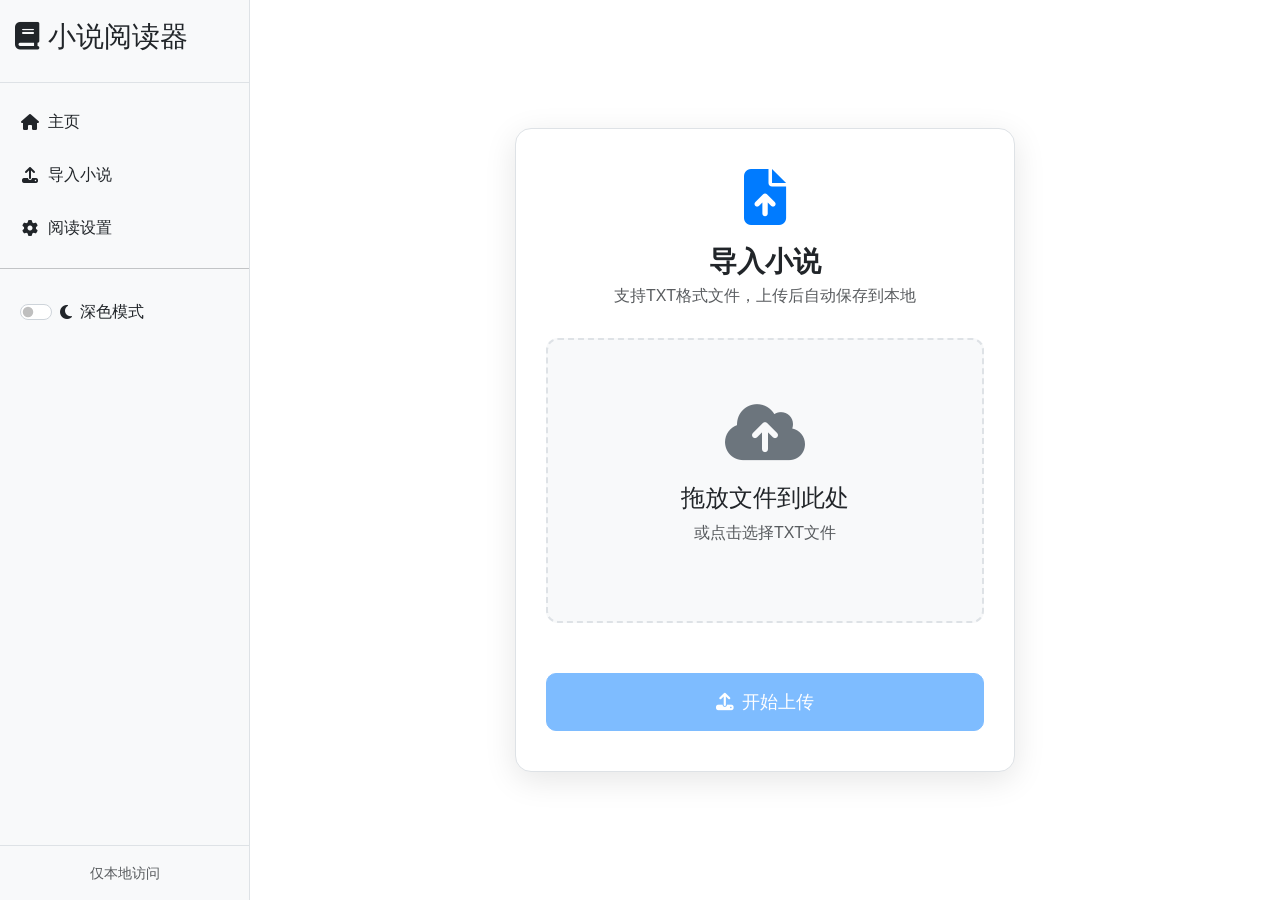
<file: src/main/resources/static/import.html>
<!DOCTYPE html>
<html lang="zh-CN">
<head>
    <meta charset="UTF-8">
    <meta name="viewport" content="width=device-width, initial-scale=1.0">
    <title>导入小说 - 本地小说阅读器</title>

    <!-- Bootstrap 5 CSS -->
    <link href="https://cdn.jsdelivr.net/npm/bootstrap@5.3.0/dist/css/bootstrap.min.css" rel="stylesheet">

    <!-- 自定义CSS -->
    <link rel="stylesheet" href="css/main.css">
    <link rel="stylesheet" href="css/themes.css">

    <!-- Font Awesome 图标 -->
    <link rel="stylesheet" href="https://cdnjs.cloudflare.com/ajax/libs/font-awesome/6.4.0/css/all.min.css">

    <!-- 导入页面专用CSS -->
    <style>
        .import-container {
            max-width: 600px;
            margin: 0 auto;
            padding: 40px 20px;
            height: calc(100vh - 40px);
            display: flex;
            flex-direction: column;
            justify-content: center;
            align-items: center;
        }

        .import-card {
            background-color: var(--card-bg);
            border: 1px solid var(--card-border);
            border-radius: 16px;
            padding: 40px 30px;
            box-shadow: 0 8px 32px rgba(0, 0, 0, 0.1);
            width: 100%;
            max-width: 500px;
        }

        .import-header {
            text-align: center;
            margin-bottom: 30px;
        }

        .import-header i {
            font-size: 3.5rem;
            color: var(--primary-color);
            margin-bottom: 20px;
        }

        .upload-area {
            border: 2px dashed var(--card-border);
            border-radius: 12px;
            padding: 60px 20px;
            text-align: center;
            cursor: pointer;
            transition: all 0.3s ease;
            margin-bottom: 30px;
            background-color: var(--sidebar-bg);
            position: relative;
            overflow: hidden;
        }

        .upload-area:hover {
            border-color: var(--primary-color);
            background-color: var(--sidebar-hover);
            transform: translateY(-2px);
        }

        .upload-area i {
            font-size: 4rem;
            color: var(--text-color-muted);
            margin-bottom: 20px;
            transition: all 0.3s ease;
        }

        .upload-area:hover i {
            color: var(--primary-color);
            transform: scale(1.1);
        }

        .selected-file {
            margin-top: 20px;
            padding: 20px;
            border: 1px solid var(--card-border);
            border-radius: 10px;
            background-color: var(--sidebar-bg);
            animation: fadeIn 0.3s ease-out;
        }

        .selected-file h6 {
            margin-bottom: 10px;
            font-size: 0.9rem;
            color: var(--text-color-muted);
            text-transform: uppercase;
            letter-spacing: 0.5px;
        }

        .upload-btn {
            width: 100%;
            padding: 15px;
            font-size: 1.1rem;
            margin-top: 20px;
            border-radius: 10px;
            font-weight: 500;
        }

        .upload-btn:disabled {
            opacity: 0.5;
            cursor: not-allowed;
            transform: none !important;
        }

        .upload-btn:hover:not(:disabled) {
            transform: translateY(-2px);
            box-shadow: 0 6px 20px rgba(var(--primary-color-rgb), 0.2);
        }

        .spinner-border {
            vertical-align: middle;
            margin-right: 10px;
        }

        .progress-indicator {
            text-align: center;
            margin-top: 20px;
            animation: fadeIn 0.3s ease-out;
        }

        .upload-progress {
            height: 8px;
            margin: 20px 0;
            border-radius: 4px;
            overflow: hidden;
            background-color: var(--bg-color-tertiary);
        }

        .progress-bar-striped {
            background-image: linear-gradient(
                    45deg,
                    rgba(255, 255, 255, 0.15) 25%,
                    transparent 25%,
                    transparent 50%,
                    rgba(255, 255, 255, 0.15) 50%,
                    rgba(255, 255, 255, 0.15) 75%,
                    transparent 75%,
                    transparent
            );
            background-size: 1rem 1rem;
        }

        .alert {
            margin-top: 20px;
            border-radius: 10px;
            border: none;
            padding: 15px 20px;
            animation: fadeIn 0.3s ease-out;
        }

        .btn-container {
            display: flex;
            gap: 15px;
            margin-top: 30px;
            animation: fadeIn 0.3s ease-out;
        }

        .btn-container button {
            flex: 1;
            padding: 12px;
            border-radius: 10px;
            font-weight: 500;
        }

        .btn-container button:hover {
            transform: translateY(-2px);
            box-shadow: 0 4px 15px rgba(0, 0, 0, 0.1);
        }

        /* 上传成功动画 */
        @keyframes successPulse {
            0% { transform: scale(1); }
            50% { transform: scale(1.05); }
            100% { transform: scale(1); }
        }

        .upload-success {
            animation: successPulse 2s ease-in-out infinite;
        }
    </style>
    <!-- 防止主题闪烁的内联脚本 -->
    <script>
        // 立即执行，在CSS加载前设置主题
        (function() {
            try {
                // 从localStorage获取保存的主题
                const savedTheme = localStorage.getItem('theme');
                const htmlElement = document.documentElement;

                // 设置主题（默认为浅色）
                if (savedTheme === 'dark') {
                    htmlElement.setAttribute('data-theme', 'dark');
                    htmlElement.style.colorScheme = 'dark';
                } else {
                    htmlElement.setAttribute('data-theme', 'light');
                    htmlElement.style.colorScheme = 'light';
                }

                // 添加一个类名，表示主题已加载
                htmlElement.classList.add('theme-loaded');
            } catch (error) {
                console.error('主题初始化失败:', error);
            }
        })();
    </script>
</head>
<body>

<!-- 侧边导航栏 -->
<nav id="sidebar" class="sidebar">
    <div class="sidebar-header">
        <h3><i class="fas fa-book me-2"></i>小说阅读器</h3>
    </div>

    <ul class="sidebar-nav">
        <li class="nav-item">
            <a href="index.html" class="nav-link">
                <i class="fas fa-home me-2"></i>主页
            </a>
        </li>
        <li class="nav-item active">
            <a href="import.html" class="nav-link">
                <i class="fas fa-upload me-2"></i>导入小说
            </a>
        </li>
        <li class="nav-item">
            <a href="settings.html" class="nav-link">
                <i class="fas fa-cog me-2"></i>阅读设置
            </a>
        </li>

        <hr class="sidebar-divider">

        <!-- 主题切换 -->
        <li class="nav-item theme-toggle-container">
            <div class="form-check form-switch">
                <input class="form-check-input" type="checkbox" id="themeToggle">
                <label class="form-check-label" for="themeToggle">
                    <i class="fas fa-moon me-2"></i>深色模式
                </label>
            </div>
        </li>
    </ul>

    <div class="sidebar-footer">
        <small class="text-muted">仅本地访问</small>
    </div>
</nav>

<!-- 主内容区域 -->
<main id="mainContent" class="main-content">
    <div class="import-container">
        <div class="import-card">
            <div class="import-header">
                <i class="fas fa-file-upload"></i>
                <h1 class="page-title">导入小说</h1>
                <p class="text-muted">支持TXT格式文件，上传后自动保存到本地</p>
            </div>

            <!-- 文件上传区域 -->
            <div class="upload-area" id="uploadArea">
                <i class="fas fa-cloud-upload-alt"></i>
                <h4>拖放文件到此处</h4>
                <p class="text-muted">或点击选择TXT文件</p>
                <input type="file" id="fileInput" accept=".txt" style="display: none;">
            </div>

            <!-- 已选择文件信息 -->
            <div id="selectedFileInfo" class="selected-file" style="display: none;">
                <h6>已选择文件：</h6>
                <p id="fileName" class="mb-1"></p>
                <p id="fileSize" class="text-muted mb-0"></p>
            </div>

            <!-- 上传按钮 -->
            <button id="uploadBtn" class="btn btn-primary upload-btn" disabled>
                <i class="fas fa-upload me-2"></i>开始上传
            </button>

            <!-- 进度指示器 -->
            <div id="progressIndicator" class="progress-indicator" style="display: none;">
                <div class="progress upload-progress">
                    <div id="progressBar" class="progress-bar progress-bar-striped progress-bar-animated"
                         role="progressbar" style="width: 0%"></div>
                </div>
                <p id="progressText" class="mb-0">正在上传文件...</p>
            </div>

            <!-- 错误信息 -->
            <div id="errorAlert" class="alert alert-danger" style="display: none;" role="alert">
                <i class="fas fa-exclamation-circle me-2"></i>
                <span id="errorMessage"></span>
            </div>

            <!-- 按钮容器（上传成功或失败时显示） -->
            <div id="actionButtons" class="btn-container" style="display: none;">
                <button id="viewNovelBtn" class="btn btn-primary">
                    <i class="fas fa-book-open me-2"></i>查看小说
                </button>
                <button id="importAnotherBtn" class="btn btn-outline-primary">
                    <i class="fas fa-plus me-2"></i>继续导入
                </button>
            </div>
        </div>
    </div>
</main>

<!-- Bootstrap 5 JS -->
<script src="https://cdn.jsdelivr.net/npm/bootstrap@5.3.0/dist/js/bootstrap.bundle.min.js"></script>

<!-- 共享JS -->
<script src="js/storage.js"></script>
<script src="js/theme.js"></script>

<!-- 导入页面专用JS -->
<script src="js/import.js"></script>
</body>
</html>
</file>
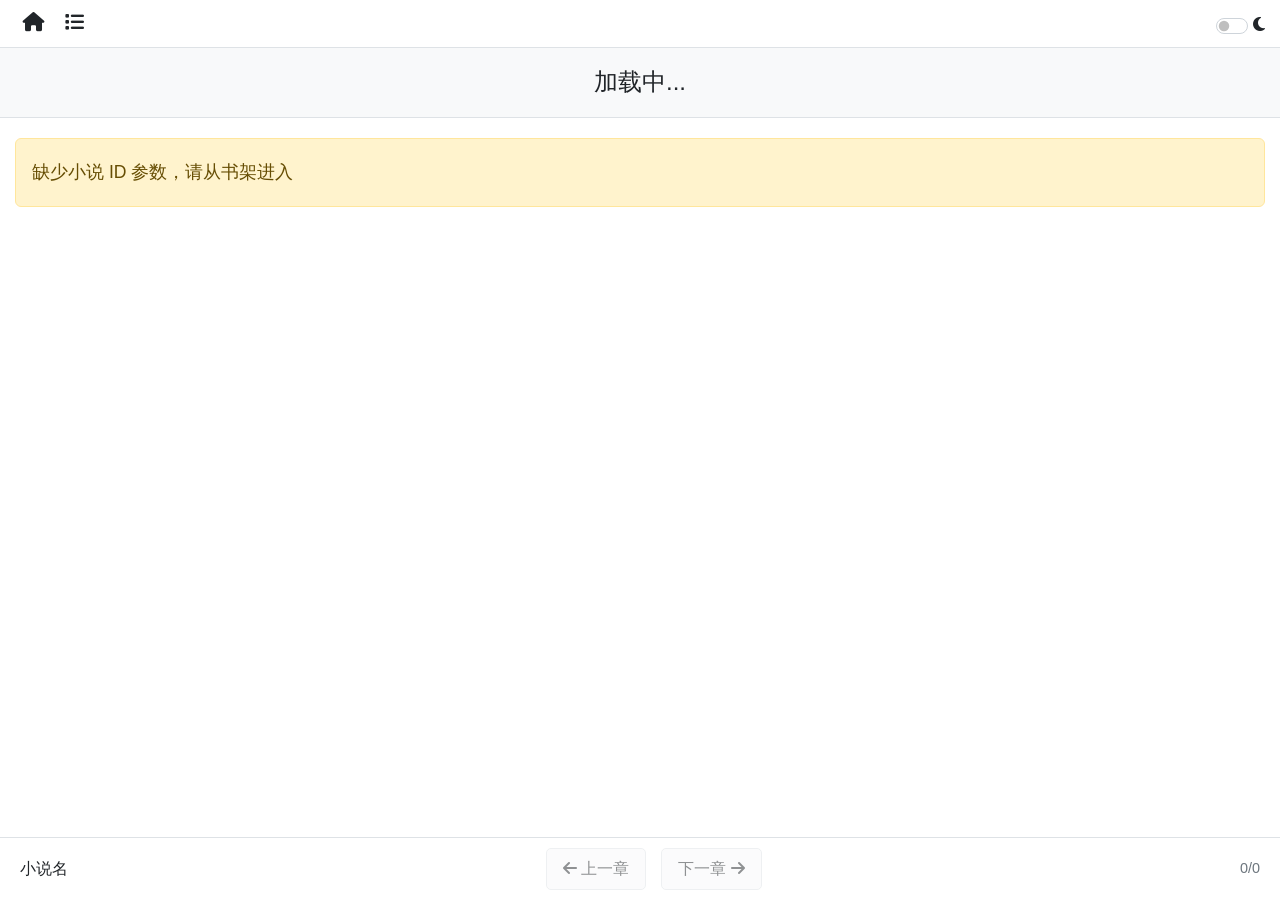
<file: src/main/resources/static/reading.html>
<!DOCTYPE html>
<html lang="zh-CN">
<head>
    <meta charset="UTF-8">
    <meta name="viewport" content="width=device-width, initial-scale=1.0">
    <title>阅读 - 本地小说阅读器</title>
    <link href="https://cdn.jsdelivr.net/npm/bootstrap@5.3.0/dist/css/bootstrap.min.css" rel="stylesheet">
    <link rel="stylesheet" href="css/main.css">
    <link rel="stylesheet" href="css/themes.css">
    <link rel="stylesheet" href="https://cdnjs.cloudflare.com/ajax/libs/font-awesome/6.4.0/css/all.min.css">
    <style>
        /* 防止主题闪烁 */
        <script>
        (function() {
        try {
            const savedTheme = localStorage.getItem('theme');
            const html = document.documentElement;
            if (savedTheme === 'dark') {
            html.setAttribute('data-theme', 'dark');
            html.style.colorScheme = 'dark';
        } else {
              html.setAttribute('data-theme', 'light');
              html.style.colorScheme = 'light';
          }
            html.classList.add('theme-loaded');
        } catch (e) {}
        })();
        </script>

          body {
              margin: 0;
              padding: 0;
              overflow: hidden;
              height: 100vh;
              font-family: 'SimSun', '宋体', serif;
          }
        .reader-container {
            height: 100vh;
            display: flex;
            flex-direction: column;
            background-color: var(--bg-color);
        }
        .chapter-header {
            text-align: center;
            padding: 20px 15px;
            border-bottom: 1px solid var(--card-border);
            background: var(--sidebar-bg);
        }
        .chapter-title {
            font-size: 1.5rem;
            color: var(--text-color);
            margin: 0;
        }
        .chapter-content-wrapper {
            flex: 1;
            overflow-y: auto;
            padding: 20px 15px;
            color: var(--text-color);
            line-height: 2;
            font-size: 1.1rem;
            text-align: justify;
            white-space: pre-wrap;
        }
        .reader-footer {
            position: fixed;
            bottom: 0;
            left: 0;
            right: 0;
            background: var(--card-bg);
            border-top: 1px solid var(--card-border);
            padding: 10px 20px;
            display: flex;
            justify-content: space-between;
            align-items: center;
            z-index: 100;
        }
        .nav-buttons {
            display: flex;
            gap: 15px;
        }
        .nav-btn {
            background: var(--sidebar-bg);
            border: 1px solid var(--card-border);
            color: var(--text-color);
            padding: 8px 16px;
            border-radius: 5px;
            cursor: pointer;
            transition: all 0.2s;
        }
        .nav-btn:hover {
            background: var(--accent-color);
            color: #fff;
        }
        .nav-btn:disabled {
            opacity: 0.5;
            cursor: not-allowed;
        }
        .chapter-info {
            color: var(--text-color-muted);
            font-size: 0.9rem;
        }
        @media (max-width: 576px) {
            .chapter-title { font-size: 1.2rem; }
            .chapter-content-wrapper { font-size: 1rem; padding: 10px; }
        }
        /* 覆盖 main.css 中可能存在的侧边栏布局 */
        #mainContent,
        .main-content {
            margin-left: 0 !important;
            margin-right: 0 !important;
            max-width: none !important;
            width: 100% !important;
            padding: 0 !important;
        }

        .reader-container {
            width: 100%;
            max-width: 100%;
        }

        body {
            overflow: hidden; /* 保持原有 */
        }
        .reader-toolbar {
            position: fixed;
            top: 0;
            left: 0;
            right: 0;
            height: 48px;
            background: var(--card-bg);
            border-bottom: 1px solid var(--card-border);
            display: flex;
            justify-content: space-between;
            align-items: center;
            padding: 0 15px;
            z-index: 200;
            box-sizing: border-box;
        }
        .toolbar-btn {
            background: none;
            border: none;
            color: var(--text-color);
            font-size: 1.2rem;
            padding: 8px;
            cursor: pointer;
            border-radius: 4px;
            transition: background 0.2s;
        }
        .toolbar-btn:hover {
            background: var(--sidebar-bg);
        }
        .theme-switch {
            margin: 0;
            display: flex;
            align-items: center;
        }
        .theme-switch .form-check-input {
            margin-right: 5px;
        }
        .reader-container {
            padding-top: 48px;
            height: 100vh;

        }
    </style>
</head>
<body>
<!-- 顶部工具栏 -->
<nav class="reader-toolbar">
    <div class="toolbar-left">
        <button id="backHomeBtn" class="toolbar-btn" title="返回主页">
            <i class="fas fa-home"></i>
        </button>
        <button id="backCatalogBtn" class="toolbar-btn" title="返回目录">
            <i class="fas fa-list"></i>
        </button>
    </div>
    <div class="toolbar-right">
        <div class="form-check form-switch theme-switch">
            <input class="form-check-input" type="checkbox" id="themeToggle">
            <label class="form-check-label" for="themeToggle">
                <i class="fas fa-moon"></i>
            </label>
        </div>
    </div>
</nav>
<main class="reader-container">
    <div class="chapter-header">
        <h2 id="chapterTitle" class="chapter-title">加载中...</h2>
    </div>
    <div id="chapterContent" class="chapter-content-wrapper">
        <div class="text-center mt-5">
            <i class="fas fa-spinner fa-spin"></i> 正在加载章节...
        </div>
    </div>
</main>

<!-- 底部导航栏 -->
<div id="readerFooter" class="reader-footer">
    <div class="novel-info">
        <span id="novelName">小说名</span>
    </div>
    <div class="nav-buttons">
        <button id="prevBtn" class="nav-btn" disabled>
            <i class="fas fa-arrow-left"></i> 上一章
        </button>
        <button id="nextBtn" class="nav-btn" disabled>
            下一章 <i class="fas fa-arrow-right"></i>
        </button>
    </div>
    <div class="chapter-info">
        <span id="chapterIndicator">0/0</span>
    </div>
</div>

<script src="https://cdn.jsdelivr.net/npm/bootstrap@5.3.0/dist/js/bootstrap.bundle.min.js"></script>
<script src="js/storage.js"></script>
<script src="js/theme.js"></script>
<script src="js/reading.js"></script>
</body>
</html>
</file>
<file: src/main/resources/static/css/main.css>
/* main.css - 只包含布局和基本样式，不定义颜色 */

/* 基础布局 */
body {
    margin: 0;
    font-family: -apple-system, BlinkMacSystemFont, 'Segoe UI', Roboto, 'Helvetica Neue', Arial, sans-serif;
    display: flex;
    min-height: 100vh;
}

/* 侧边栏布局 */
.sidebar {
    position: fixed;
    top: 0;
    left: 0;
    height: 100vh;
    width: 250px;
    z-index: 100;
    overflow-y: auto;
    display: flex;
    flex-direction: column;
}

.main-content {
    margin-left: 250px;
    min-height: 100vh;
    padding: 20px;
    flex: 1;
    background-color: var(--bg-color);
    transition: margin-left 0.3s ease;
}

/* 侧边栏内部布局 */
.sidebar-header {
    padding: 20px 15px;
    border-bottom: 1px solid var(--sidebar-border);
}

.sidebar-nav {
    flex: 1;
    padding: 15px 0;
    list-style: none;
    margin: 0;
}

.sidebar-footer {
    padding: 15px;
    border-top: 1px solid var(--sidebar-border);
    text-align: center;
}

.nav-item {
    margin-bottom: 5px;
}

.nav-link {
    display: flex;
    align-items: center;
    padding: 12px 20px;
    text-decoration: none;
    transition: all 0.2s ease;
    border-radius: 0 8px 8px 0;
    margin-right: 10px;
}

.nav-link i {
    width: 20px;
    text-align: center;
}

.nav-section {
    padding: 0 20px;
    margin-bottom: 20px;
}

.sidebar-title {
    font-weight: 600;
    font-size: 0.85rem;
    text-transform: uppercase;
    letter-spacing: 0.5px;
    margin-bottom: 12px;
    color: var(--text-color-muted);
}

.history-list {
    list-style: none;
    padding: 0;
    margin: 0;
}

.history-item {
    padding: 10px 12px;
    border-radius: 6px;
    margin-bottom: 5px;
    transition: all 0.2s ease;
    cursor: pointer;
}

.theme-toggle-container {
    padding: 15px 20px;
}

.form-check-label {
    display: flex;
    align-items: center;
    cursor: pointer;
    user-select: none;
}

/* 响应式设计 */
@media (max-width: 768px) {
    .sidebar {
        width: 200px;
    }

    .main-content {
        margin-left: 200px;
        padding: 15px;
    }
}

@media (max-width: 576px) {
    .sidebar {
        transform: translateX(-100%);
        transition: transform 0.3s ease;
        width: 250px;
    }

    .sidebar.active {
        transform: translateX(0);
    }

    .main-content {
        margin-left: 0;
        padding: 15px;
    }
}

/* 页面标题样式 */
.page-title {
    font-size: 1.75rem;
    font-weight: 600;
    margin-bottom: 5px;
    color: var(--text-color);
}

/* 容器样式 */
.container-fluid {
    max-width: 1400px;
    margin: 0 auto;
    padding: 0 15px;
}

/* 卡片网格布局 */
.row.g-4 {
    margin-right: -12px;
    margin-left: -12px;
}

.row.g-4 > [class*="col-"] {
    padding-right: 12px;
    padding-left: 12px;
}

/* 工具类 */
.d-none {
    display: none !important;
}

.d-block {
    display: block !important;
}

.d-flex {
    display: flex !important;
}

.justify-content-between {
    justify-content: space-between !important;
}

.align-items-center {
    align-items: center !important;
}

.mt-3 {
    margin-top: 1rem !important;
}

.mb-3 {
    margin-bottom: 1rem !important;
}

.mb-4 {
    margin-bottom: 1.5rem !important;
}

.text-center {
    text-align: center !important;
}

/* 按钮组样式 */
.btn {
    display: inline-flex;
    align-items: center;
    justify-content: center;
    font-weight: 500;
    transition: all 0.2s ease;
    border-radius: 6px;
    padding: 8px 16px;
    font-size: 14px;
}

.btn-primary {
    background-color: var(--primary-color) !important;
    border-color: var(--primary-color) !important;
    color: #ffffff !important;
}

.btn-primary:hover {
    transform: translateY(-1px);
    box-shadow: 0 4px 12px rgba(var(--primary-color-rgb), 0.2);
}

.btn-outline-primary {
    color: var(--primary-color) !important;
    border-color: var(--primary-color) !important;
    background-color: transparent !important;
}

.btn-outline-primary:hover {
    background-color: var(--primary-color) !important;
    color: #ffffff !important;
}

.btn-outline-secondary {
    color: var(--text-color-muted) !important;
    border-color: var(--card-border) !important;
    background-color: transparent !important;
}

.btn-outline-secondary:hover {
    background-color: var(--sidebar-hover) !important;
    border-color: var(--text-color-muted) !important;
}

.btn-sm {
    padding: 6px 12px;
    font-size: 13px;
}

/* 输入框样式 */
.input-group {
    border-radius: 6px;
    overflow: hidden;
    border: 1px solid var(--input-border);
    background-color: var(--input-bg);
}

.input-group:focus-within {
    border-color: var(--input-focus);
    box-shadow: 0 0 0 0.2rem rgba(var(--input-focus-rgb), 0.25);
}

.input-group-text {
    background-color: var(--sidebar-bg);
    border: none;
    color: var(--text-color-muted);
}

.form-control {
    border: none;
    background-color: transparent;
    padding: 10px 12px;
    font-size: 14px;
}

.form-control:focus {
    box-shadow: none;
    outline: none;
}

/* 进度条样式 */
.progress {
    border-radius: 3px;
    overflow: hidden;
    background-color: var(--bg-color-tertiary);
}

.progress-bar {
    border-radius: 3px;
    transition: width 0.3s ease;
}

/* 空状态样式 */
.empty-state {
    padding: 80px 20px;
    text-align: center;
    max-width: 400px;
    margin: 40px auto;
}

.empty-state i {
    font-size: 4rem;
    margin-bottom: 20px;
    opacity: 0.3;
}

/* 统计容器样式 */
.stats-container {
    background-color: var(--card-bg);
    border: 1px solid var(--card-border);
    border-radius: 8px;
    margin-top: 10px;
}

/* 动画效果 */
@keyframes fadeIn {
    from {
        opacity: 0;
        transform: translateY(10px);
    }
    to {
        opacity: 1;
        transform: translateY(0);
    }
}

.novel-card {
    animation: fadeIn 0.3s ease-out;
}
</file>
<file: src/main/resources/static/css/themes.css>
/* 在文件最顶部添加初始主题设置 */
:root {
    /* 白天模式变量 */
    --primary-color: #007bff;
    --primary-color-dark: #0056b3;
    --primary-color-light: #6c8eff;
    --primary-color-rgb: 0, 123, 255;

    --text-color: #212529;
    --text-color-muted: #6c757d;
    --text-color-light: #f8f9fa;

    --bg-color: #ffffff;
    --bg-color-secondary: #f8f9fa;
    --bg-color-tertiary: #e9ecef;

    --card-bg: #ffffff;
    --card-border: #dee2e6;
    --card-shadow: rgba(0, 0, 0, 0.05);

    --sidebar-bg: #f8f9fa;
    --sidebar-hover: #e9ecef;
    --sidebar-border: #dee2e6;

    --input-bg: #ffffff;
    --input-border: #ced4da;
    --input-focus: #007bff;
    --input-focus-rgb: 0, 123, 255;

    --success-color: #28a745;
    --warning-color: #ffc107;
    --danger-color: #dc3545;
    --info-color: #17a2b8;
}

/* 设置默认主题为浅色 */
html {
    background-color: var(--bg-color);
    color: var(--text-color);
    color-scheme: light;
}

/* 深色模式变量 */
html[data-theme="dark"] {
    --primary-color: #4dabf7;
    --primary-color-dark: #339af0;
    --primary-color-light: #74c0fc;
    --primary-color-rgb: 77, 171, 247;

    --text-color: #f8f9fa;
    --text-color-muted: #adb5bd;
    --text-color-light: #212529;

    --bg-color: #212529;
    --bg-color-secondary: #343a40;
    --bg-color-tertiary: #495057;

    --card-bg: #343a40;
    --card-border: #495057;
    --card-shadow: rgba(0, 0, 0, 0.15);

    --sidebar-bg: #343a40;
    --sidebar-hover: #495057;
    --sidebar-border: #495057;

    --input-bg: #495057;
    --input-border: #6c757d;
    --input-focus: #4dabf7;
    --input-focus-rgb: 77, 171, 247;

    --success-color: #51cf66;
    --warning-color: #ffd43b;
    --danger-color: #ff6b6b;
    --info-color: #22b8cf;
}

/* 应用主题变量到全局元素 */
body {
    background-color: var(--bg-color);
    color: var(--text-color);
    transition: background-color 0.3s, color 0.3s;
}

/* 侧边栏样式 */
.sidebar {
    background-color: var(--sidebar-bg);
    border-right: 1px solid var(--sidebar-border);
}

.sidebar-header h3 {
    color: var(--text-color);
}

/* 导航链接 */
.nav-link {
    color: var(--text-color);
    transition: background-color 0.3s, color 0.3s;
}

.nav-link:hover,
.nav-link.active {
    background-color: var(--sidebar-hover);
    color: var(--primary-color);
}

/* 进度条颜色修复 */
.progress-bar {
    background-color: var(--primary-color) !important;
}

/* 表单控件样式优化 */
.form-control {
    background-color: var(--input-bg);
    border-color: var(--input-border);
    color: var(--text-color);
}

.form-control:focus {
    border-color: var(--input-focus);
    box-shadow: 0 0 0 0.2rem rgba(var(--input-focus-rgb), 0.25);
}

/* 开关样式 */
.form-check-input {
    background-color: var(--input-bg);
    border-color: var(--input-border);
}

.form-check-input:checked {
    background-color: var(--primary-color);
    border-color: var(--primary-color);
}

/* 卡片阴影优化 */
.novel-card, .import-card {
    box-shadow: 0 4px 20px var(--card-shadow);
}

/* 悬停效果优化 */
.novel-card:hover {
    box-shadow: 0 12px 32px var(--card-shadow);
}

/* 输入组样式优化 */
.input-group {
    background-color: var(--input-bg);
}

/* 按钮悬停效果优化 */
.btn:hover {
    box-shadow: 0 4px 12px rgba(var(--primary-color-rgb), 0.2);
}

/* 确保文本在深色模式下的可读性 */
[data-theme="dark"] .text-muted {
    color: #adb5bd !important;
}

/* 确保表单标签在深色模式下的可读性 */
[data-theme="dark"] .form-label {
    color: #f8f9fa;
}

/* 确保表格在深色模式下的可读性 */
[data-theme="dark"] .table {
    color: #f8f9fa;
    border-color: #495057;
}

[data-theme="dark"] .table-striped tbody tr:nth-of-type(odd) {
    background-color: #2c3136;
}

/* 确保警告框在深色模式下的可读性 */
[data-theme="dark"] .alert {
    background-color: #2c3136;
    border-color: #495057;
    color: #f8f9fa;
}

[data-theme="dark"] .alert-danger {
    background-color: rgba(220, 53, 69, 0.15);
    border-color: #dc3545;
    color: #f8f9fa;
}

/* 确保下拉菜单在深色模式下的样式 */
[data-theme="dark"] .dropdown-menu {
    background-color: #343a40;
    border-color: #495057;
}

[data-theme="dark"] .dropdown-item {
    color: #f8f9fa;
}

[data-theme="dark"] .dropdown-item:hover {
    background-color: #495057;
    color: #f8f9fa;
}

/* 确保模态框在深色模式下的样式 */
[data-theme="dark"] .modal-content {
    background-color: #343a40;
    border-color: #495057;
    color: #f8f9fa;
}

[data-theme="dark"] .modal-header,
[data-theme="dark"] .modal-footer {
    border-color: #495057;
}

/* 工具提示样式 */
.tooltip-inner {
    background-color: var(--bg-color-secondary);
    color: var(--text-color);
    border: 1px solid var(--card-border);
}

.bs-tooltip-auto[x-placement^="top"] .arrow::before,
.bs-tooltip-top .arrow::before {
    border-top-color: var(--card-border);
}
</file>
